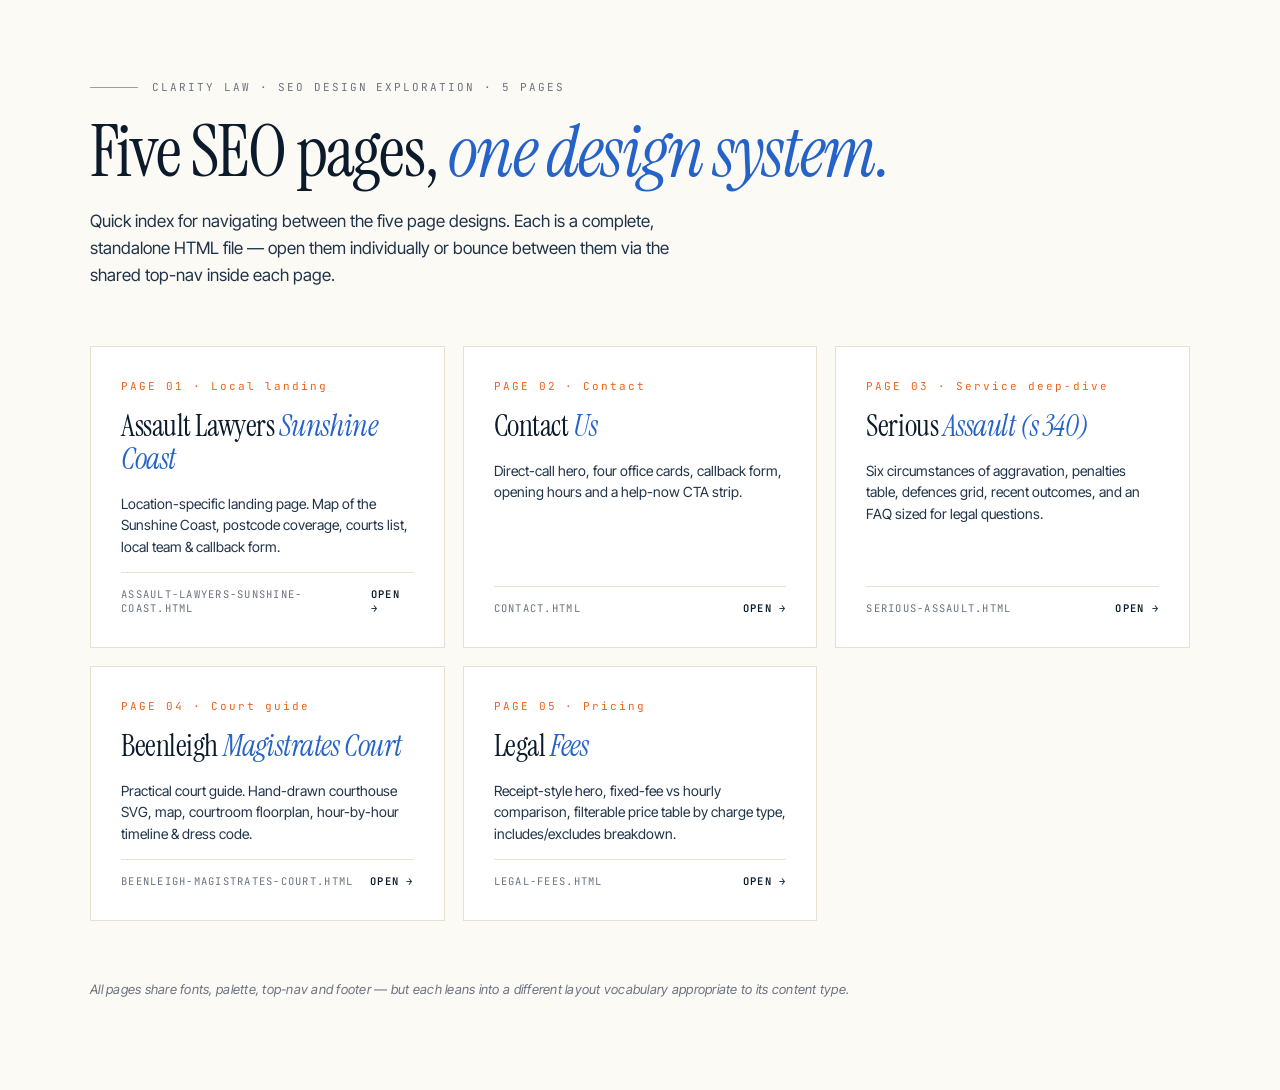
<file: index.html>
<!doctype html>
<html lang="en">
<head>
<meta charset="utf-8" />
<meta name="viewport" content="width=device-width,initial-scale=1" />
<title>Clarity Law — Page Index</title>
<template id="__bundler_thumbnail" data-bg-color="#FCFAF5">
  <svg viewBox="0 0 1200 800" xmlns="http://www.w3.org/2000/svg">
    <rect width="1200" height="800" fill="#FCFAF5"/>
    <text x="600" y="380" text-anchor="middle" font-family="Instrument Serif, serif" font-size="180" fill="#0B1B2B" font-style="italic">Clarity</text>
    <text x="600" y="540" text-anchor="middle" font-family="Instrument Serif, serif" font-size="180" fill="#2563C9" font-style="italic">Law</text>
    <rect x="540" y="600" width="120" height="6" fill="#E8641E"/>
  </svg>
</template>
<link rel="preconnect" href="https://fonts.googleapis.com">
<link rel="preconnect" href="https://fonts.gstatic.com" crossorigin>
<link href="https://fonts.googleapis.com/css2?family=Instrument+Serif:ital@0;1&family=Inter+Tight:wght@400;500;600;700&family=JetBrains+Mono:wght@400;500&display=swap" rel="stylesheet">
<style>
  :root{--ink:#0B1B2B;--paper:#FCFAF5;--paper-2:#F4EFE4;--rule:#E7E0D0;--blue:#2563C9;--blue-ink:#132B5E;--orange:#E8641E;--muted:#6B7280}
  *{box-sizing:border-box}
  body{margin:0;background:var(--paper);color:var(--ink);font-family:'Inter Tight',system-ui,sans-serif;-webkit-font-smoothing:antialiased;padding:80px 40px}
  .wrap{max-width:1100px;margin:0 auto}
  .eyebrow{font-family:'JetBrains Mono',monospace;font-size:11px;letter-spacing:0.18em;text-transform:uppercase;color:var(--muted);display:flex;align-items:center;gap:14px;margin-bottom:22px}
  .eyebrow .line{width:48px;height:1px;background:var(--ink);opacity:.4}
  h1{font-family:'Instrument Serif',serif;font-weight:400;font-size:72px;line-height:1;letter-spacing:-0.025em;margin:0 0 20px}
  h1 em{color:var(--blue);font-style:italic}
  .lede{font-size:17px;line-height:1.6;color:#1F3348;max-width:620px;margin:0 0 56px}
  .grid{display:grid;grid-template-columns:repeat(auto-fill,minmax(320px,1fr));gap:18px}
  .card{background:#fff;border:1px solid var(--rule);padding:32px 30px;display:flex;flex-direction:column;gap:14px;color:inherit;text-decoration:none;transition:transform .2s,border-color .2s,box-shadow .2s;position:relative;overflow:hidden}
  .card::before{content:"";position:absolute;left:0;top:0;bottom:0;width:3px;background:var(--orange);transform:scaleY(0);transform-origin:bottom;transition:transform .25s}
  .card:hover{transform:translateY(-4px);border-color:var(--blue);box-shadow:0 24px 48px -24px rgba(11,27,43,.18)}
  .card:hover::before{transform:scaleY(1);transform-origin:top}
  .num{font-family:'JetBrains Mono',monospace;font-size:11px;letter-spacing:0.18em;color:var(--orange)}
  .ttl{font-family:'Instrument Serif',serif;font-weight:400;font-size:30px;line-height:1.1;letter-spacing:-0.015em;margin:2px 0 4px}
  .ttl em{color:var(--blue);font-style:italic}
  .desc{font-size:14px;color:#1F3348;line-height:1.55;margin:0}
  .meta{margin-top:auto;padding-top:14px;border-top:1px solid var(--rule);display:flex;justify-content:space-between;font-family:'JetBrains Mono',monospace;font-size:10.5px;letter-spacing:0.12em;text-transform:uppercase;color:var(--muted)}
  .meta .open{color:var(--ink);font-weight:600}
  .foot{margin-top:60px;font-size:13px;color:var(--muted);font-style:italic;letter-spacing:0.02em}
</style>
</head>
<body>
  <div class="wrap">
    <div class="eyebrow"><span class="line"></span>Clarity Law · SEO design exploration · 5 pages</div>
    <h1>Five SEO pages, <em>one design system.</em></h1>
    <p class="lede">Quick index for navigating between the five page designs. Each is a complete, standalone HTML file — open them individually or bounce between them via the shared top-nav inside each page.</p>

    <div class="grid">
      <a class="card" href="assault-lawyers-sunshine-coast.html">
        <span class="num">PAGE 01 · Local landing</span>
        <h2 class="ttl">Assault Lawyers <em>Sunshine Coast</em></h2>
        <p class="desc">Location-specific landing page. Map of the Sunshine Coast, postcode coverage, courts list, local team & callback form.</p>
        <div class="meta"><span>assault-lawyers-sunshine-coast.html</span><span class="open">Open →</span></div>
      </a>

      <a class="card" href="contact.html">
        <span class="num">PAGE 02 · Contact</span>
        <h2 class="ttl">Contact <em>Us</em></h2>
        <p class="desc">Direct-call hero, four office cards, callback form, opening hours and a help-now CTA strip.</p>
        <div class="meta"><span>contact.html</span><span class="open">Open →</span></div>
      </a>

      <a class="card" href="serious-assault.html">
        <span class="num">PAGE 03 · Service deep-dive</span>
        <h2 class="ttl">Serious <em>Assault (s 340)</em></h2>
        <p class="desc">Six circumstances of aggravation, penalties table, defences grid, recent outcomes, and an FAQ sized for legal questions.</p>
        <div class="meta"><span>serious-assault.html</span><span class="open">Open →</span></div>
      </a>

      <a class="card" href="beenleigh-magistrates-court.html">
        <span class="num">PAGE 04 · Court guide</span>
        <h2 class="ttl">Beenleigh <em>Magistrates Court</em></h2>
        <p class="desc">Practical court guide. Hand-drawn courthouse SVG, map, courtroom floorplan, hour-by-hour timeline & dress code.</p>
        <div class="meta"><span>beenleigh-magistrates-court.html</span><span class="open">Open →</span></div>
      </a>

      <a class="card" href="legal-fees.html">
        <span class="num">PAGE 05 · Pricing</span>
        <h2 class="ttl">Legal <em>Fees</em></h2>
        <p class="desc">Receipt-style hero, fixed-fee vs hourly comparison, filterable price table by charge type, includes/excludes breakdown.</p>
        <div class="meta"><span>legal-fees.html</span><span class="open">Open →</span></div>
      </a>
    </div>

    <p class="foot">All pages share fonts, palette, top-nav and footer — but each leans into a different layout vocabulary appropriate to its content type.</p>
  </div>
</body>
</html>
</file>
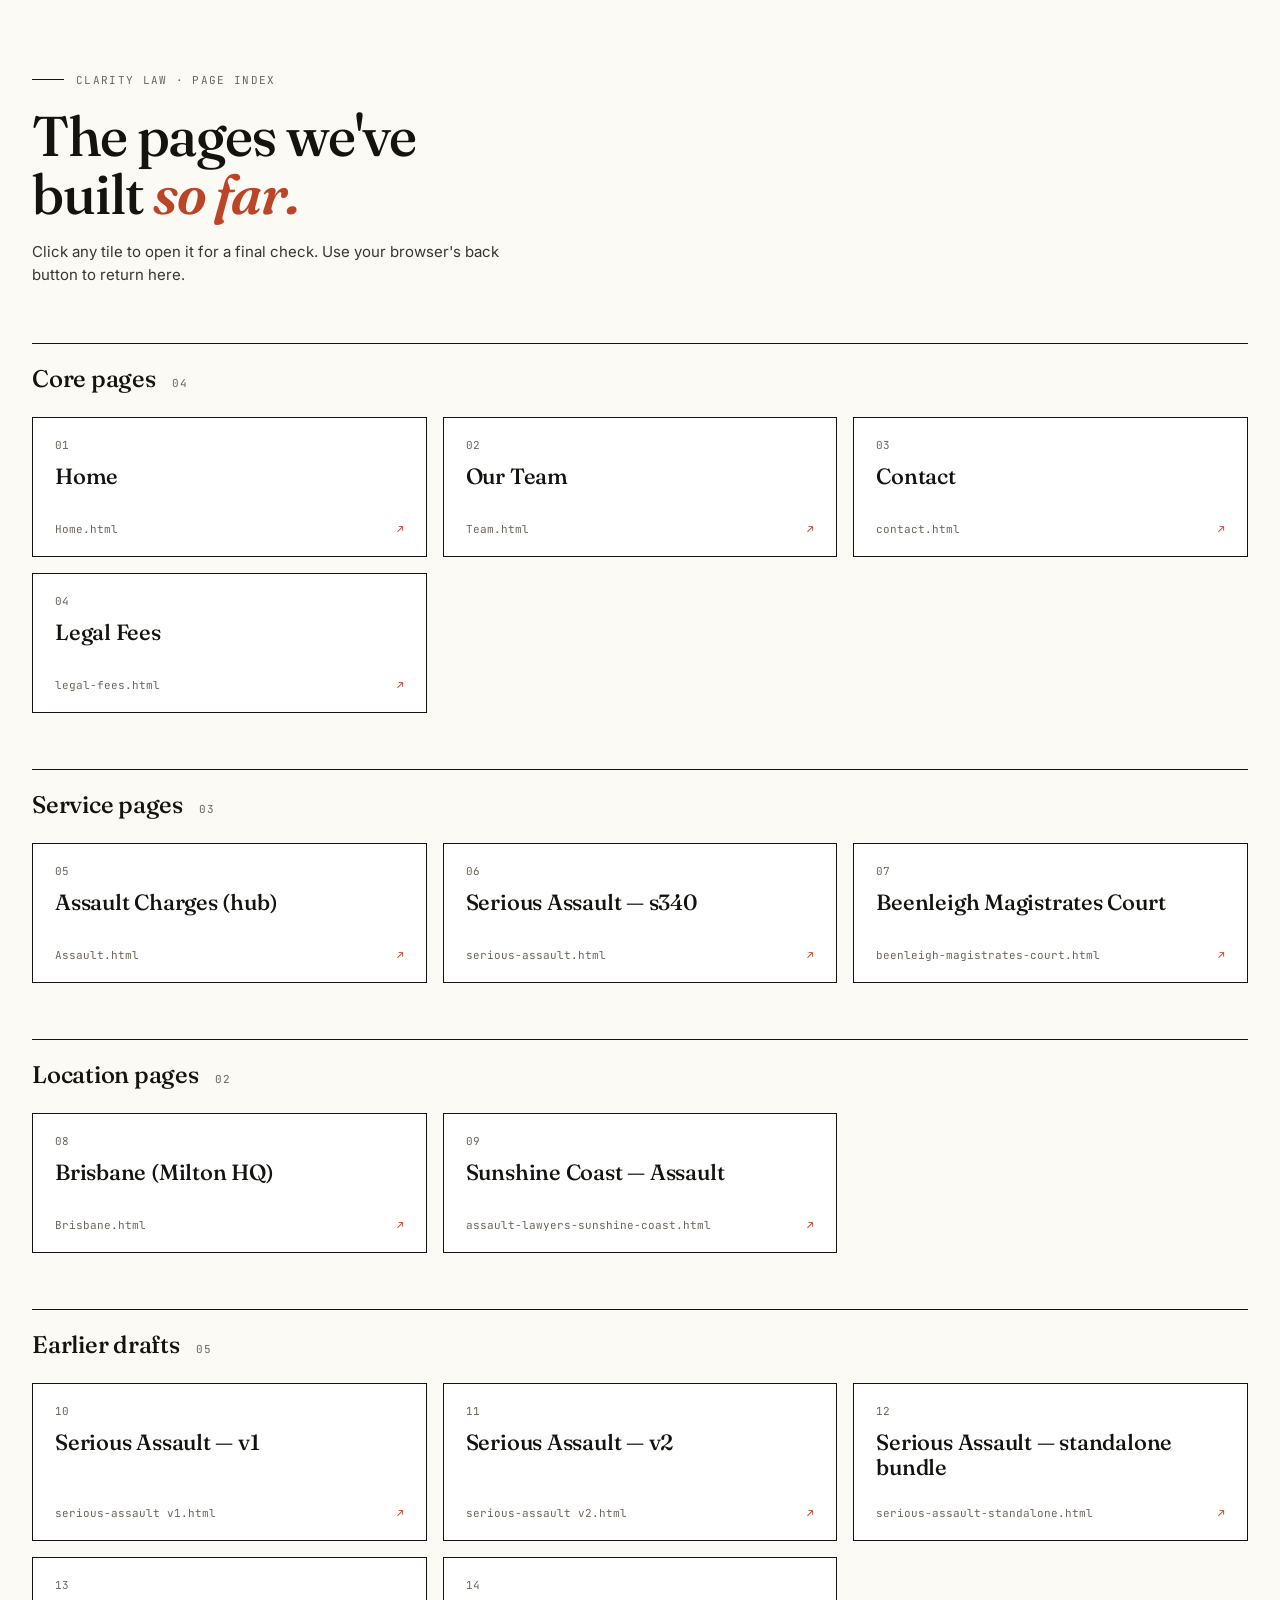
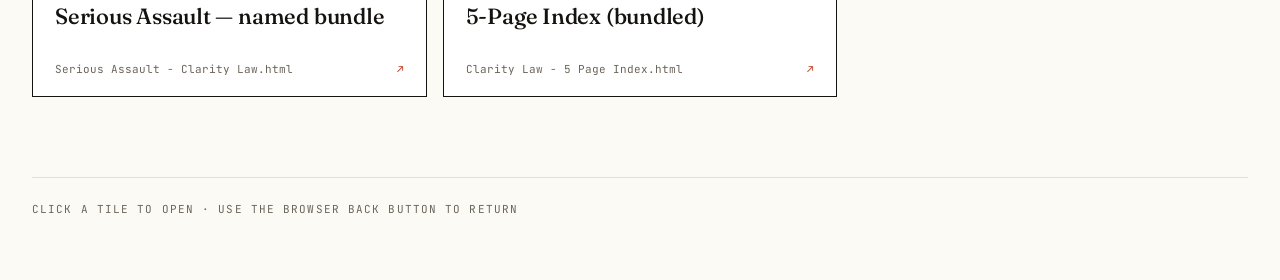
<file: dashboard.html>
<!DOCTYPE html>
<html lang="en">
<head>
<meta charset="utf-8" />
<meta name="viewport" content="width=device-width,initial-scale=1" />
<title>Clarity Law — Pages</title>
<link rel="preconnect" href="https://fonts.googleapis.com">
<link rel="preconnect" href="https://fonts.gstatic.com" crossorigin>
<link href="https://fonts.googleapis.com/css2?family=Fraunces:opsz,wght@9..144,400;9..144,500;9..144,600&family=JetBrains+Mono:wght@400;500&family=Inter:wght@400;500;600&display=swap" rel="stylesheet">
<style>
  * { margin: 0; padding: 0; box-sizing: border-box; }
  :root {
    --bg: #FCFAF5;
    --ink: #15130F;
    --ink-2: #3A362E;
    --muted: #6B655A;
    --paper: #FFFFFF;
    --rule: #E5DFD2;
    --accent: oklch(0.55 0.16 35);
    --serif: "Fraunces", Georgia, serif;
    --sans: "Inter", -apple-system, BlinkMacSystemFont, sans-serif;
    --mono: "JetBrains Mono", ui-monospace, monospace;
  }
  html, body { background: var(--bg); color: var(--ink); font-family: var(--sans); -webkit-font-smoothing: antialiased; }

  .wrap { max-width: 1280px; margin: 0 auto; padding: 64px 32px; }

  header { margin-bottom: 48px; }
  .kicker {
    display: inline-flex; align-items: center; gap: 12px;
    font-family: var(--mono); font-size: 11px; text-transform: uppercase;
    letter-spacing: 0.12em; color: var(--muted);
    margin-bottom: 20px;
  }
  .kicker .line { display: inline-block; width: 32px; height: 1px; background: var(--ink); }
  h1 {
    font-family: var(--serif); font-weight: 500;
    font-size: clamp(36px, 5vw, 56px);
    line-height: 1.05; letter-spacing: -0.02em;
    max-width: 18ch; text-wrap: balance;
  }
  h1 em { font-style: italic; color: var(--accent); font-weight: 600; }
  .lede {
    font-size: 15px; line-height: 1.55; color: var(--ink-2);
    max-width: 56ch; margin-top: 16px;
  }

  .group {
    margin-top: 56px;
    border-top: 1px solid var(--ink);
    padding-top: 20px;
  }
  .group-head {
    display: flex; align-items: baseline; gap: 16px;
    margin-bottom: 24px;
  }
  .group-title {
    font-family: var(--serif); font-weight: 500;
    font-size: 24px; letter-spacing: -0.01em;
  }
  .group-count {
    font-family: var(--mono); font-size: 11px; text-transform: uppercase;
    letter-spacing: 0.12em; color: var(--muted);
  }

  .grid {
    display: grid;
    grid-template-columns: repeat(auto-fill, minmax(320px, 1fr));
    gap: 16px;
  }
  .card {
    display: flex; flex-direction: column;
    background: var(--paper);
    border: 1px solid var(--ink);
    text-decoration: none; color: inherit;
    padding: 20px 22px;
    transition: transform 0.15s ease, box-shadow 0.15s ease;
    min-height: 140px;
  }
  .card:hover {
    transform: translate(-2px, -2px);
    box-shadow: 4px 4px 0 var(--ink);
  }
  .card-num {
    font-family: var(--mono); font-size: 11px;
    color: var(--muted); margin-bottom: 12px;
  }
  .card-title {
    font-family: var(--serif); font-weight: 500;
    font-size: 22px; line-height: 1.15; letter-spacing: -0.01em;
    margin-bottom: 10px;
  }
  .card-file {
    font-family: var(--mono); font-size: 11px;
    color: var(--muted);
    word-break: break-all;
    margin-top: auto;
    padding-top: 16px;
    display: flex; justify-content: space-between; align-items: center;
    gap: 8px;
  }
  .card-file .arrow { color: var(--accent); flex-shrink: 0; }
  .card:hover .arrow { transform: translate(2px, -2px); }
  .arrow { display: inline-block; transition: transform 0.15s; }

  footer {
    margin-top: 80px; padding-top: 24px;
    border-top: 1px solid var(--rule);
    font-family: var(--mono); font-size: 11px;
    text-transform: uppercase; letter-spacing: 0.1em;
    color: var(--muted);
  }

  @media (max-width: 720px) {
    .wrap { padding: 40px 20px; }
    .grid { grid-template-columns: 1fr; }
  }
</style>
</head>
<body>

<div class="wrap">
  <header>
    <div class="kicker"><span class="line"></span>Clarity Law · Page index</div>
    <h1>The pages we've built <em>so far.</em></h1>
    <p class="lede">Click any tile to open it for a final check. Use your browser's back button to return here.</p>
  </header>

  <section class="group">
    <div class="group-head">
      <h2 class="group-title">Core pages</h2>
      <span class="group-count" id="c-core">0</span>
    </div>
    <div class="grid" data-group="core"></div>
  </section>

  <section class="group">
    <div class="group-head">
      <h2 class="group-title">Service pages</h2>
      <span class="group-count" id="c-service">0</span>
    </div>
    <div class="grid" data-group="service"></div>
  </section>

  <section class="group">
    <div class="group-head">
      <h2 class="group-title">Location pages</h2>
      <span class="group-count" id="c-location">0</span>
    </div>
    <div class="grid" data-group="location"></div>
  </section>

  <section class="group">
    <div class="group-head">
      <h2 class="group-title">Earlier drafts</h2>
      <span class="group-count" id="c-archive">0</span>
    </div>
    <div class="grid" data-group="archive"></div>
  </section>

  <footer>Click a tile to open · Use the browser back button to return</footer>
</div>

<script>
const PAGES = [
  { group: "core",     title: "Home",                          file: "Home.html" },
  { group: "core",     title: "Our Team",                      file: "Team.html" },
  { group: "core",     title: "Contact",                       file: "contact.html" },
  { group: "core",     title: "Legal Fees",                    file: "legal-fees.html" },

  { group: "service",  title: "Assault Charges (hub)",         file: "Assault.html" },
  { group: "service",  title: "Serious Assault — s340",        file: "serious-assault.html" },
  { group: "service",  title: "Beenleigh Magistrates Court",   file: "beenleigh-magistrates-court.html" },

  { group: "location", title: "Brisbane (Milton HQ)",          file: "Brisbane.html" },
  { group: "location", title: "Sunshine Coast — Assault",      file: "assault-lawyers-sunshine-coast.html" },

  { group: "archive",  title: "Serious Assault — v1",                  file: "serious-assault v1.html" },
  { group: "archive",  title: "Serious Assault — v2",                  file: "serious-assault v2.html" },
  { group: "archive",  title: "Serious Assault — standalone bundle",   file: "serious-assault-standalone.html" },
  { group: "archive",  title: "Serious Assault — named bundle",        file: "Serious Assault - Clarity Law.html" },
  { group: "archive",  title: "5-Page Index (bundled)",                file: "Clarity Law - 5 Page Index.html" },
];

const counts = { core: 0, service: 0, location: 0, archive: 0 };
PAGES.forEach((p, i) => {
  const grid = document.querySelector(`.grid[data-group="${p.group}"]`);
  if (!grid) return;
  counts[p.group]++;
  const a = document.createElement("a");
  a.className = "card";
  a.href = encodeURI(p.file);
  a.innerHTML = `
    <div class="card-num">${String(i + 1).padStart(2, "0")}</div>
    <div class="card-title">${p.title}</div>
    <div class="card-file"><span>${p.file}</span><span class="arrow">↗</span></div>
  `;
  grid.appendChild(a);
});
Object.entries(counts).forEach(([k, v]) => {
  const el = document.getElementById("c-" + k);
  if (el) el.textContent = String(v).padStart(2, "0");
});
</script>

</body>
</html>
</file>
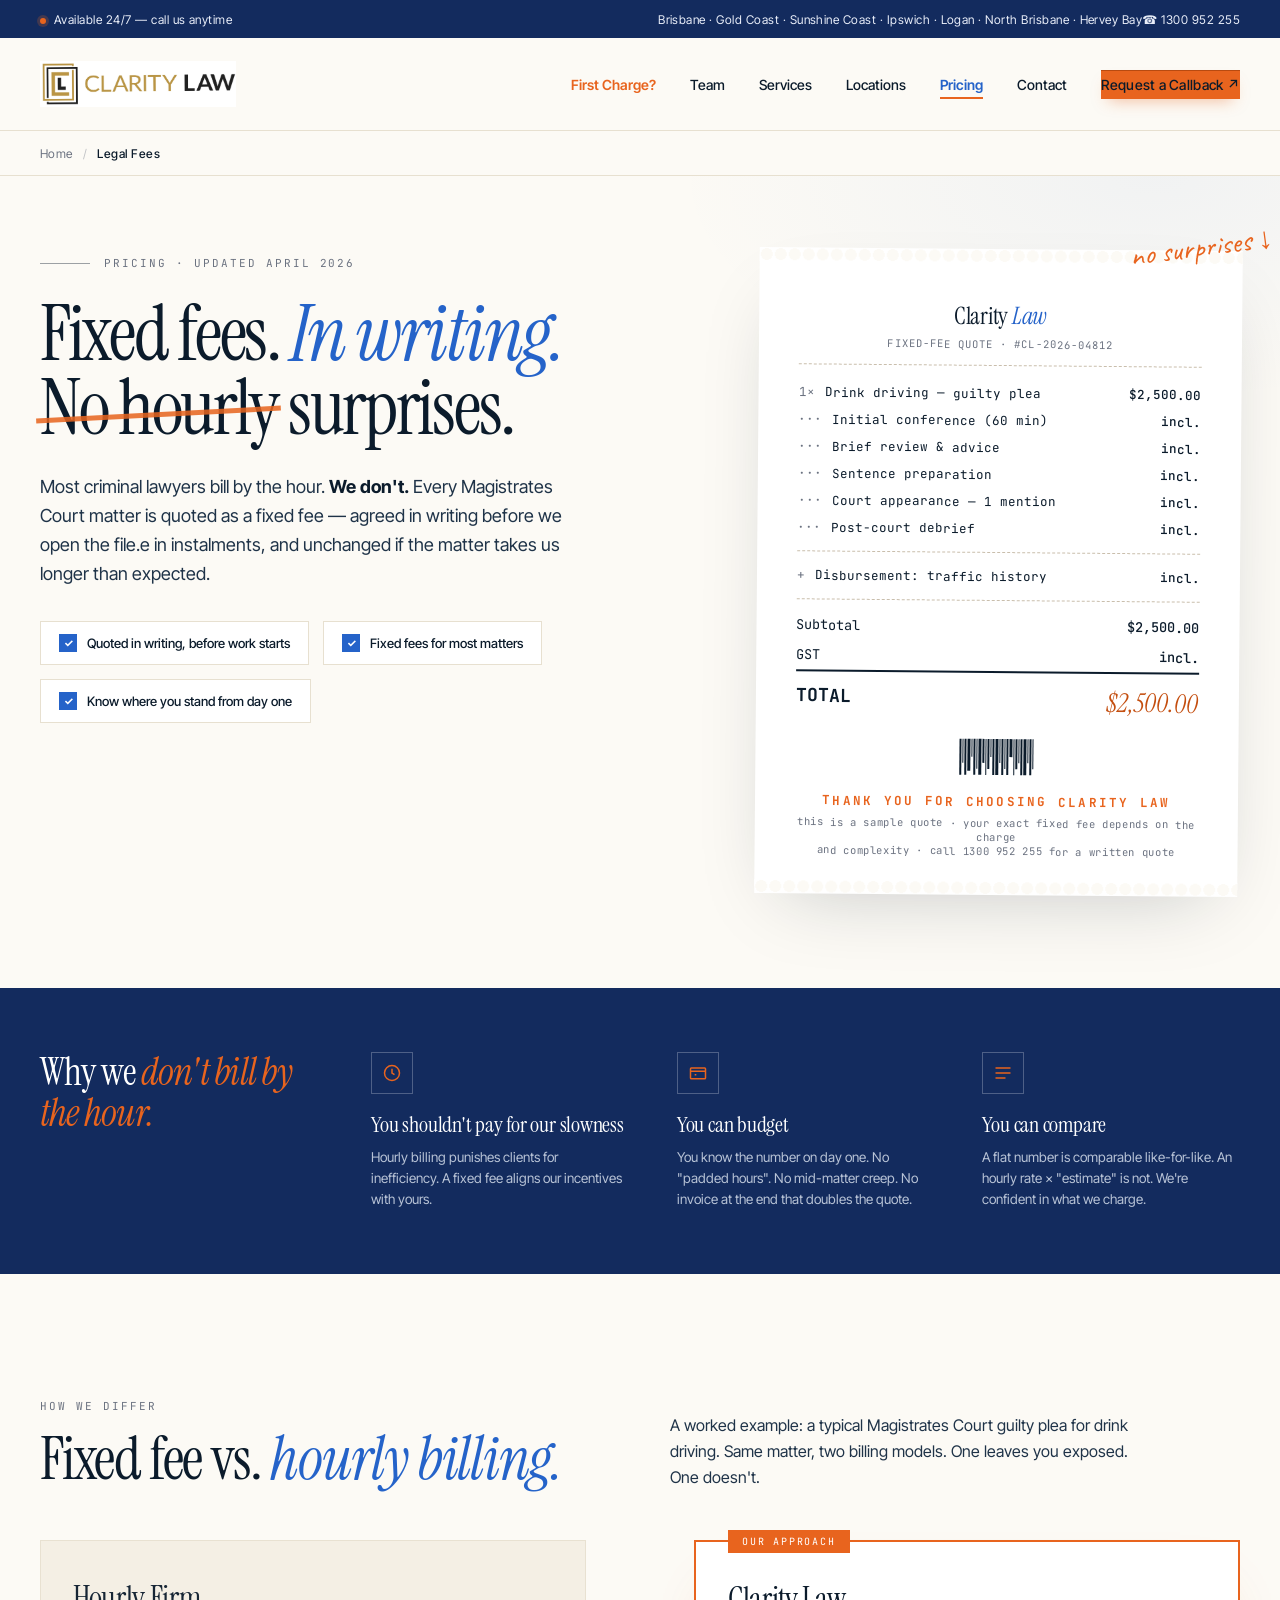
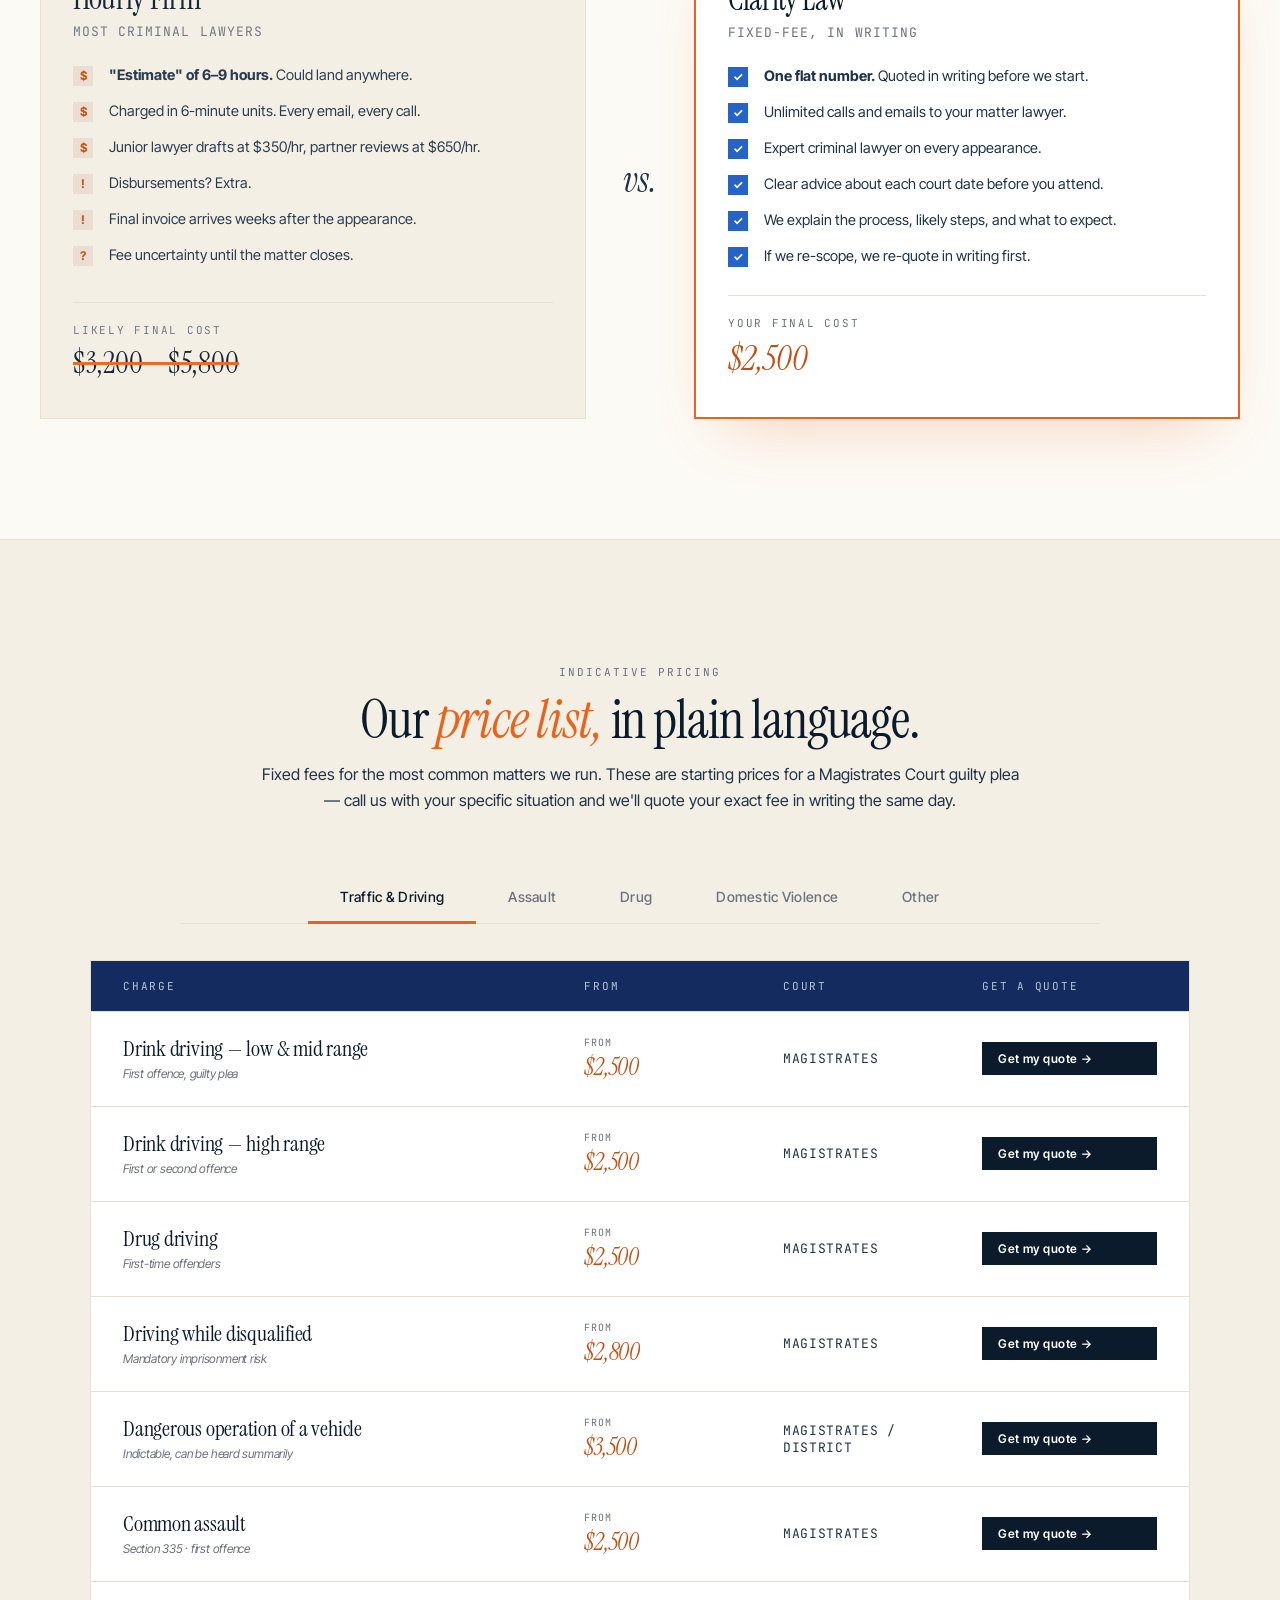
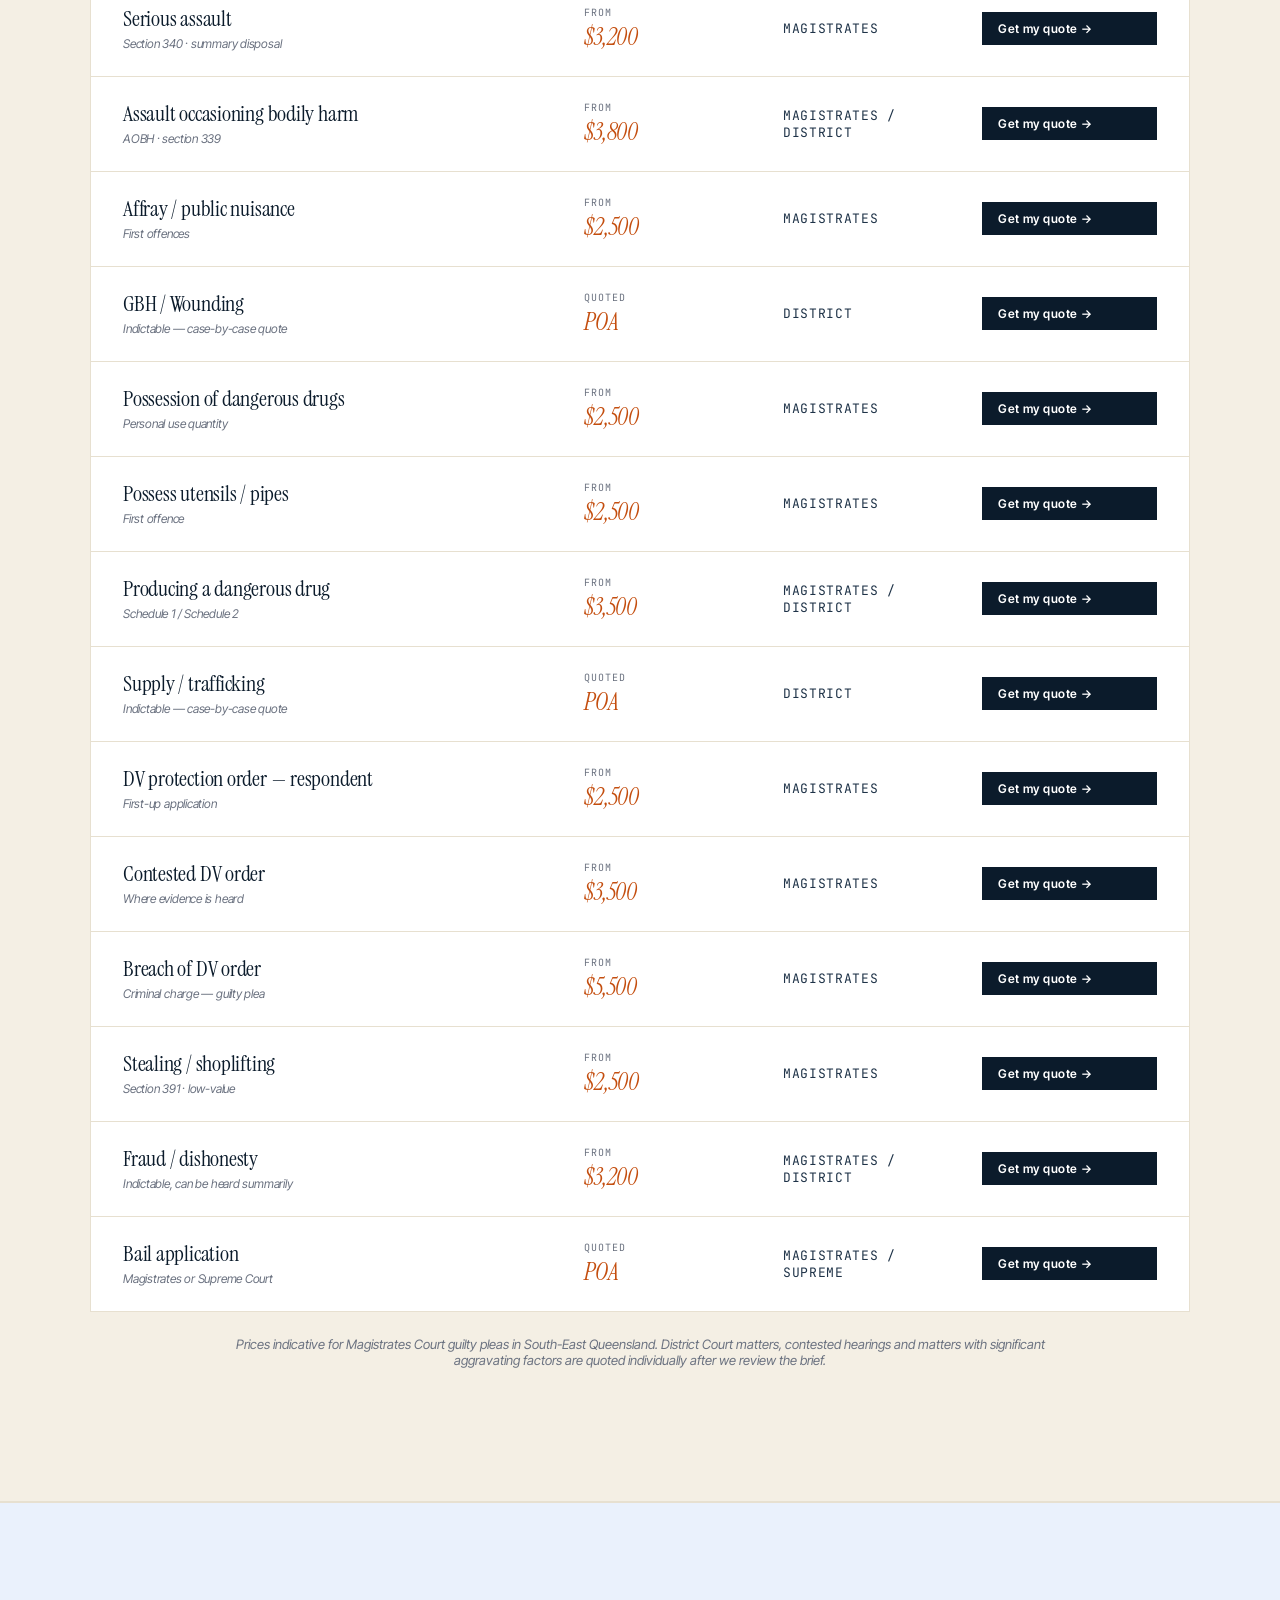
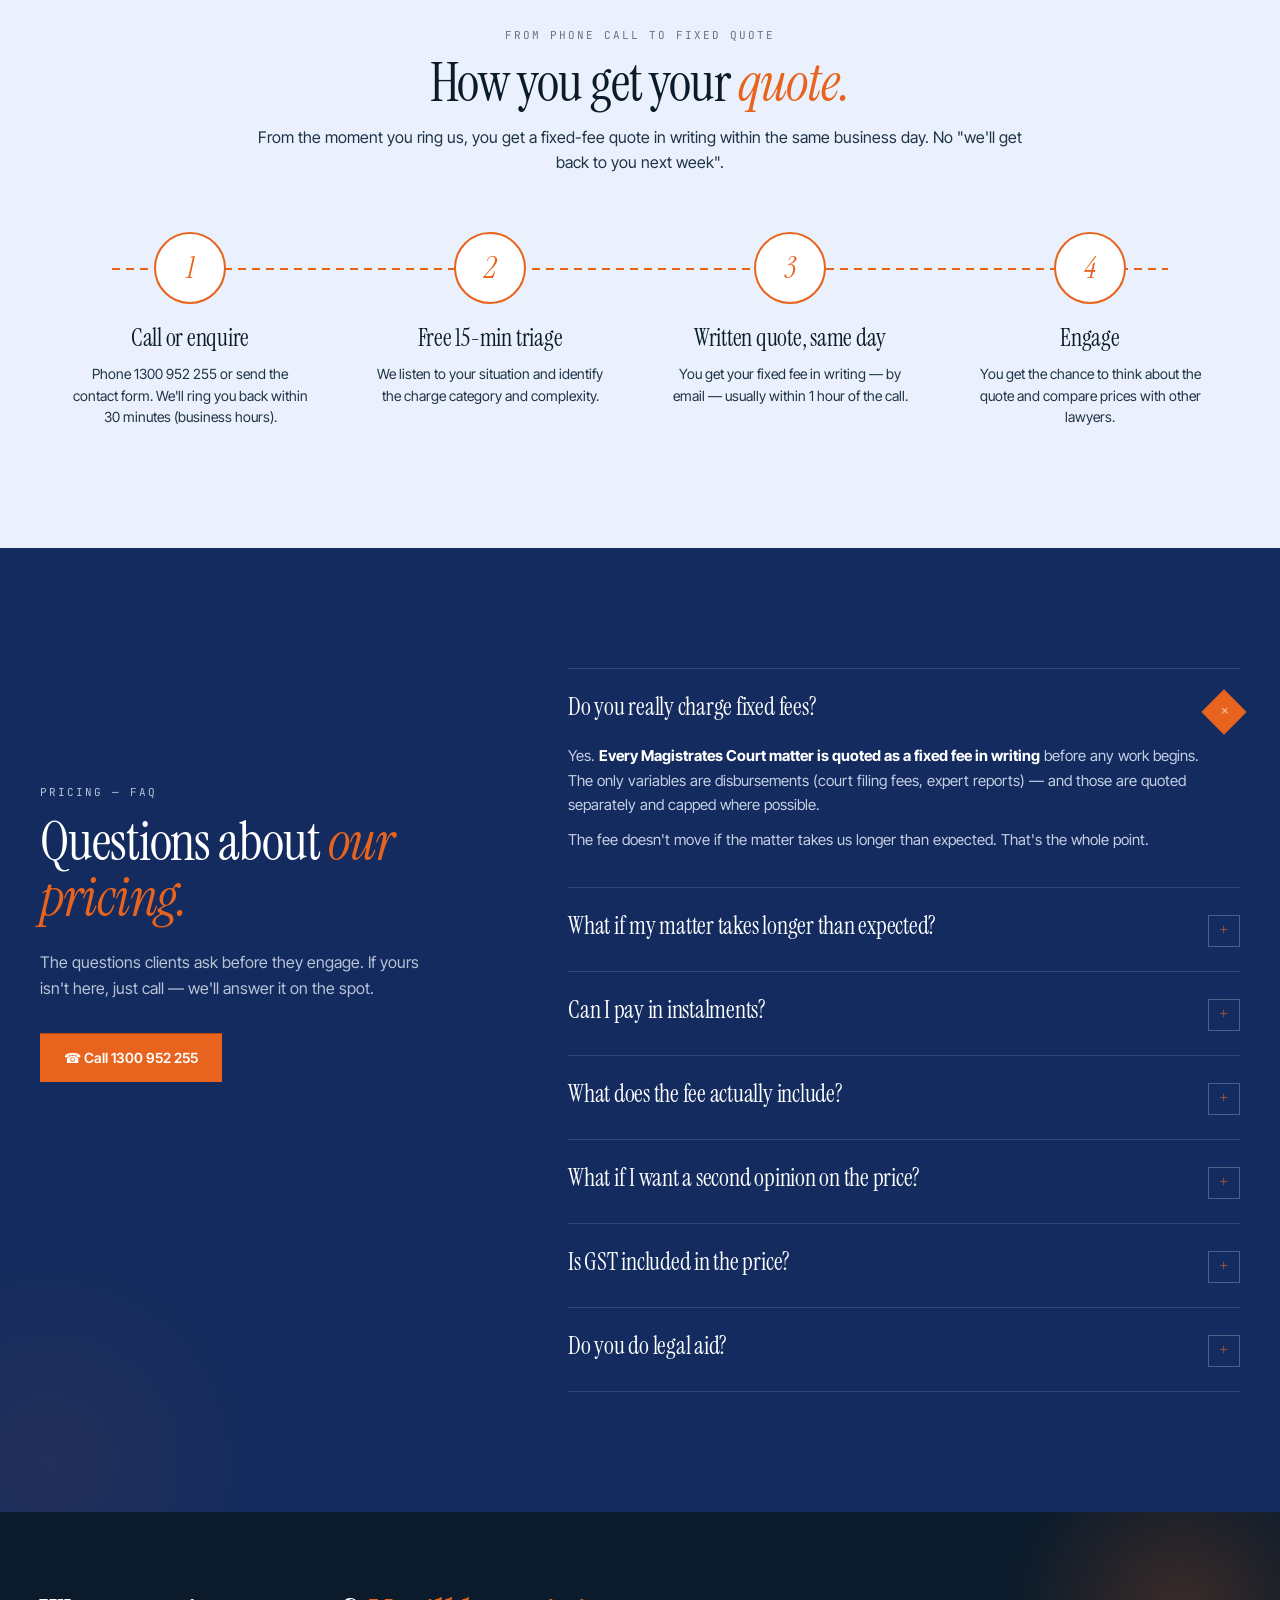
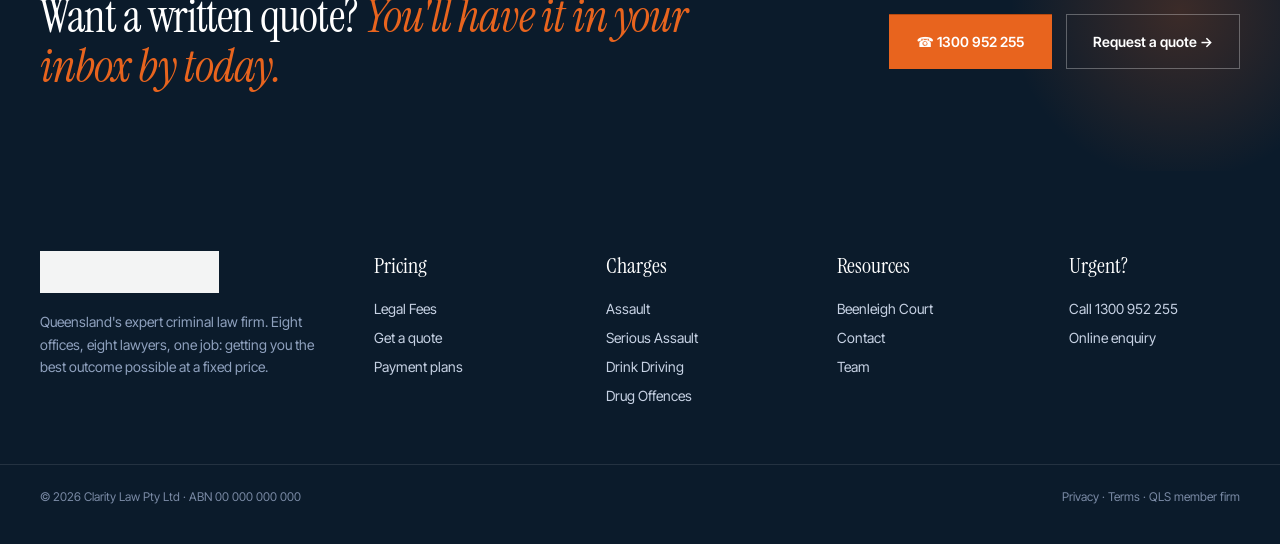
<file: legal-fees.html>
<!doctype html>
<html lang="en">
<head>
<meta charset="utf-8" />
<meta name="viewport" content="width=1440" />
<title>Legal Fees — Fixed-Fee Criminal Defence | Clarity Law</title>
<meta name="description" content="Fixed-fee criminal law pricing across Queensland. No hourly billing surprises. Call 1300 952 255 for a written quote.">
<link rel="canonical" href="https://claritylaw.com.au/legal-fees/">
<link rel="preconnect" href="https://fonts.googleapis.com">
<link rel="preconnect" href="https://fonts.gstatic.com" crossorigin>
<link href="https://fonts.googleapis.com/css2?family=Instrument+Serif:ital@0;1&family=Inter+Tight:wght@400;500;600;700&family=JetBrains+Mono:wght@400;500&family=Caveat:wght@500;600;700&display=swap" rel="stylesheet">

<script type="application/ld+json">
{"@context":"https://schema.org","@type":"LegalService","name":"Clarity Law — Fixed-Fee Criminal Defence","priceRange":"From $1,500 — fixed fees quoted in writing before work begins","url":"https://claritylaw.com.au/legal-fees/","telephone":"+61-1300-952-255"}
</script>
<script type="application/ld+json">
{"@context":"https://schema.org","@type":"FAQPage","mainEntity":[
 {"@type":"Question","name":"Do you really charge fixed fees?","acceptedAnswer":{"@type":"Answer","text":"Yes. Every Magistrates Court matter is quoted as a fixed fee in writing before work begins. The only variables are disbursements (court filing fees, expert reports) which are quoted separately and capped where possible."}},
 {"@type":"Question","name":"What if my matter takes longer than expected?","acceptedAnswer":{"@type":"Answer","text":"That's our problem, not yours. The fixed fee covers the matter to the agreed scope — multiple mentions, sentence preparation, the appearance itself. If the matter goes off-script (e.g. a contested hearing emerges), we re-quote in writing before any further work."}},
 {"@type":"Question","name":"Can I pay in instalments?","acceptedAnswer":{"@type":"Answer","text":"Yes. We offer payment plans for matters where the work spans multiple months — typically a deposit on engagement and the balance before the appearance. Speak to us about what works for your circumstances."}},
 {"@type":"Question","name":"What does the fee include?","acceptedAnswer":{"@type":"Answer","text":"The fixed fee covers all conferences, correspondence, brief review, drafting, court appearance, and post-court debrief. Disbursements (filing fees, transcripts, expert reports) are extra and quoted separately."}},
 {"@type":"Question","name":"What if I want a second opinion?","acceptedAnswer":{"@type":"Answer","text":"Get one. Compare quotes on a like-for-like basis: scope, who appears, what disbursements are covered, what happens if the matter goes off-scope. We're confident our pricing stacks up."}}]}
</script>

<style>
  :root{--ink:#0B1B2B;--ink-soft:#1F3348;--paper:#FCFAF5;--paper-2:#F4EFE4;--rule:#E7E0D0;--blue:#2563C9;--blue-deep:#1748A0;--blue-ink:#132B5E;--blue-soft:#EAF1FC;--orange:#E8641E;--orange-deep:#C44E0F;--muted:#6B7280}
  *{box-sizing:border-box}
  html,body{margin:0;padding:0;background:var(--paper);color:var(--ink);font-family:'Inter Tight',system-ui,sans-serif;-webkit-font-smoothing:antialiased}
  img{display:block;max-width:100%}
  a{color:inherit;text-decoration:none}
  .wrap{max-width:1360px;margin:0 auto;padding:0 40px}
  .eyebrow{font-family:'JetBrains Mono',monospace;font-size:11px;letter-spacing:0.18em;text-transform:uppercase;color:var(--muted)}
  .topbar{background:var(--blue-ink);color:#E9EEF9;font-size:12px;letter-spacing:0.04em}
  .topbar .wrap{display:flex;justify-content:space-between;align-items:center;height:38px}
  .topbar .left .dot{width:6px;height:6px;border-radius:50%;background:var(--orange);display:inline-block;margin-right:8px;box-shadow:0 0 0 3px rgba(232,100,30,.22)}
  nav.primary{border-bottom:1px solid var(--rule);background:var(--paper);position:sticky;top:0;z-index:40}
  nav.primary .wrap{display:flex;align-items:center;justify-content:space-between;height:92px}
  .logo img{height:46px;width:auto;display:block}
  .navlinks{display:flex;gap:34px;align-items:center}
  .navlinks a{font-size:14px;font-weight:500;color:var(--ink);padding:6px 0}
  .navlinks a.first{color:var(--orange);font-weight:600}
  .navlinks a.active{color:var(--blue);font-weight:600;border-bottom:2px solid var(--orange);padding-bottom:4px}
  .navlinks a:hover{color:var(--blue)}
  .nav-cta{background:var(--orange);color:#fff;padding:12px 20px;font-weight:600;font-size:13px;letter-spacing:0.02em;box-shadow:0 1px 0 #B84A10 inset, 0 8px 16px -8px rgba(232,100,30,.5)}
  .crumbs{background:var(--paper);border-bottom:1px solid var(--rule);font-size:12px;color:var(--muted);letter-spacing:0.04em}
  .crumbs .wrap{height:44px;display:flex;align-items:center;gap:10px}
  .crumbs .here{color:var(--ink);font-weight:500}
  .crumbs .sep{opacity:.4}

  /* HERO — receipt aesthetic */
  .hero{padding:80px 0 100px;background:radial-gradient(800px 380px at 90% 0%, rgba(37,99,201,.05), transparent 60%),var(--paper);position:relative;overflow:hidden}
  .hero .wrap{display:grid;grid-template-columns:1.3fr 1fr;gap:90px;align-items:flex-start}
  .hero .kicker{display:flex;align-items:center;gap:14px;margin-bottom:28px}
  .hero .kicker .line{width:50px;height:1px;background:var(--ink);opacity:.4}
  .hero h1{font-family:'Instrument Serif',serif;font-weight:400;font-size:clamp(54px,6vw,100px);line-height:0.96;letter-spacing:-0.03em;margin:0 0 28px}
  .hero h1 em{font-style:italic;color:var(--blue)}
  .hero h1 .strike{position:relative;display:inline-block}
  .hero h1 .strike::after{content:"";position:absolute;left:-4px;right:-4px;top:55%;height:5px;background:var(--orange);transform:rotate(-3deg);opacity:.85}
  .hero .lede{font-size:18px;line-height:1.6;color:var(--ink-soft);max-width:540px;margin:0 0 32px}
  .hero .lede strong{color:var(--ink)}
  .hero-stamps{display:flex;gap:14px;flex-wrap:wrap}
  .stamp{display:inline-flex;align-items:center;gap:10px;padding:12px 18px;background:#fff;border:1px solid var(--rule);font-size:13px;font-weight:500}
  .stamp .check{width:18px;height:18px;background:var(--blue);color:#fff;display:grid;place-items:center;font-size:11px;font-weight:700}

  /* Receipt — visual hero */
  .receipt{background:#fff;padding:44px 40px 30px;position:relative;font-family:'JetBrains Mono',monospace;color:var(--ink);box-shadow:0 30px 80px -30px rgba(11,27,43,.25);transform:rotate(0.5deg)}
  .receipt::before,.receipt::after{content:"";position:absolute;left:0;right:0;height:14px;background-image:radial-gradient(circle at 7px 7px, transparent 6px, #fff 6px);background-size:14px 14px;background-repeat:repeat-x}
  .receipt::before{top:-7px;background-image:radial-gradient(circle at 7px 7px, var(--paper) 6px, #fff 6px)}
  .receipt::after{bottom:-7px;background-image:radial-gradient(circle at 7px 7px, var(--paper) 6px, #fff 6px)}
  .receipt .r-head{text-align:center;border-bottom:1px dashed #c9beac;padding-bottom:14px;margin-bottom:14px}
  .receipt .r-head .biz{font-family:'Instrument Serif',serif;font-size:24px;letter-spacing:-0.01em}
  .receipt .r-head .biz em{color:var(--blue);font-style:italic}
  .receipt .r-head .meta{font-size:10.5px;letter-spacing:0.1em;margin-top:6px;color:var(--muted)}
  .receipt .li{display:flex;justify-content:space-between;font-size:12.5px;padding:5px 0}
  .receipt .li .desc{flex:1;padding-right:16px}
  .receipt .li .qty{color:var(--muted);margin-right:10px}
  .receipt .li .price{font-weight:500}
  .receipt .div{border-top:1px dashed #c9beac;margin:10px 0}
  .receipt .totals .li{font-size:13.5px;padding:6px 0}
  .receipt .totals .li.grand{font-size:18px;font-weight:700;padding-top:12px;border-top:2px solid var(--ink)}
  .receipt .totals .grand .price{color:var(--orange-deep);font-family:'Instrument Serif',serif;font-weight:400;font-style:italic;font-size:26px}
  .receipt .footer-r{text-align:center;font-size:10.5px;color:var(--muted);margin-top:18px;letter-spacing:0.06em}
  .receipt .footer-r strong{color:var(--orange);display:block;font-size:12.5px;letter-spacing:0.18em;margin-bottom:6px}
  .receipt .barcode{display:flex;justify-content:center;gap:1px;margin:14px 0 6px;height:36px}
  .receipt .barcode span{width:1.5px;background:var(--ink)}
  .receipt-handwrite{position:absolute;top:-26px;right:-30px;font-family:'Caveat',cursive;font-size:30px;color:var(--orange);transform:rotate(-8deg);line-height:1}

  /* PHILOSOPHY BAR */
  .why{background:var(--blue-ink);color:#E9EEF9;padding:64px 0}
  .why .wrap{display:grid;grid-template-columns:1.1fr 1fr 1fr 1fr;gap:48px;align-items:flex-start}
  .why h2{font-family:'Instrument Serif',serif;font-weight:400;font-size:38px;line-height:1.08;letter-spacing:-0.02em;margin:0;color:#fff}
  .why h2 em{color:var(--orange);font-style:italic}
  .why .item{display:flex;flex-direction:column;gap:8px}
  .why .item .ico{width:42px;height:42px;border:1px solid rgba(255,255,255,.25);display:grid;place-items:center;color:var(--orange);margin-bottom:8px}
  .why .item h3{font-family:'Instrument Serif',serif;font-weight:400;font-size:22px;margin:0;color:#fff;letter-spacing:-0.01em}
  .why .item p{font-size:13.5px;line-height:1.55;color:#B8C3D6;margin:0}

  /* COMPARISON */
  .compare{padding:120px 0;background:var(--paper)}
  .compare .head{display:grid;grid-template-columns:1fr 1fr;gap:60px;align-items:flex-end;margin-bottom:50px}
  .compare h2{font-family:'Instrument Serif',serif;font-weight:400;font-size:60px;line-height:1.04;letter-spacing:-0.02em;margin:14px 0 0}
  .compare h2 em{color:var(--blue);font-style:italic}
  .compare .head p{font-size:16px;color:var(--ink-soft);line-height:1.6;margin:0;max-width:480px}
  .vs-grid{display:grid;grid-template-columns:1fr auto 1fr;gap:24px;align-items:stretch}
  .vs-col{background:#fff;border:1px solid var(--rule);padding:36px 32px;display:flex;flex-direction:column;position:relative}
  .vs-col.them{background:var(--paper-2);opacity:.95}
  .vs-col.us{border:2px solid var(--orange);box-shadow:0 30px 60px -30px rgba(232,100,30,.3)}
  .vs-col.us::before{content:"OUR APPROACH";position:absolute;top:-12px;left:32px;background:var(--orange);color:#fff;padding:5px 14px;font-family:'JetBrains Mono',monospace;font-size:10px;letter-spacing:0.18em}
  .vs-col h3{font-family:'Instrument Serif',serif;font-weight:400;font-size:32px;margin:0 0 4px;letter-spacing:-0.01em}
  .vs-col .sub{font-size:13px;color:var(--muted);margin-bottom:24px;font-family:'JetBrains Mono',monospace;letter-spacing:0.08em;text-transform:uppercase}
  .vs-list{list-style:none;padding:0;margin:0;display:flex;flex-direction:column;gap:14px;flex:1}
  .vs-list li{display:grid;grid-template-columns:24px 1fr;gap:12px;align-items:flex-start;font-size:14.5px;line-height:1.5;color:var(--ink-soft)}
  .vs-list li .m{width:20px;height:20px;display:grid;place-items:center;font-weight:700;font-size:12px;flex:none;margin-top:2px}
  .vs-col.them .vs-list li .m{background:#E8DDD0;color:var(--orange-deep)}
  .vs-col.us .vs-list li .m{background:var(--blue);color:#fff}
  .vs-col .total{margin-top:28px;padding-top:20px;border-top:1px solid var(--rule);font-family:'Instrument Serif',serif}
  .vs-col .total .l{font-size:11px;letter-spacing:0.16em;text-transform:uppercase;color:var(--muted);font-family:'JetBrains Mono',monospace;margin-bottom:6px}
  .vs-col.them .total .v{font-size:30px;color:var(--ink);text-decoration:line-through;text-decoration-color:var(--orange);text-decoration-thickness:3px}
  .vs-col.us .total .v{font-size:34px;color:var(--orange-deep);font-style:italic}
  .vs-mid{display:grid;place-items:center;font-family:'Instrument Serif',serif;font-style:italic;font-size:36px;color:var(--ink-soft);width:60px}

  /* PRICE TABLE — main */
  .pricing{background:var(--paper-2);padding:120px 0;border-top:1px solid var(--rule);border-bottom:1px solid var(--rule)}
  .pricing .head{text-align:center;max-width:760px;margin:0 auto 56px}
  .pricing h2{font-family:'Instrument Serif',serif;font-weight:400;font-size:54px;line-height:1.04;letter-spacing:-0.02em;margin:12px 0 14px}
  .pricing h2 em{color:var(--orange);font-style:italic}
  .pricing .head p{font-size:16px;color:var(--ink-soft);line-height:1.6;margin:0}
  .price-tabs{display:flex;justify-content:center;gap:0;margin-bottom:36px;border-bottom:1px solid var(--rule);max-width:920px;margin-left:auto;margin-right:auto}
  .price-tabs button{background:transparent;border:none;padding:18px 32px;font:inherit;font-size:14px;font-weight:500;cursor:pointer;color:var(--muted);position:relative;letter-spacing:0.02em}
  .price-tabs button.on{color:var(--ink)}
  .price-tabs button.on::after{content:"";position:absolute;left:0;right:0;bottom:-1px;height:3px;background:var(--orange)}
  .price-table{background:#fff;border:1px solid var(--rule);max-width:1100px;margin:0 auto}
  .pt-row{display:grid;grid-template-columns:2.5fr 1fr 1fr 1fr;gap:24px;padding:24px 32px;border-bottom:1px solid var(--rule);align-items:center}
  .pt-row:last-child{border-bottom:none}
  .pt-row.hd{background:var(--blue-ink);color:#fff;padding-top:18px;padding-bottom:18px}
  .pt-row.hd span{font-family:'JetBrains Mono',monospace;font-size:11px;letter-spacing:0.16em;text-transform:uppercase;color:#B8C3D6}
  .pt-row .charge{font-family:'Instrument Serif',serif;font-size:22px;color:var(--ink);letter-spacing:-0.01em;line-height:1.2}
  .pt-row .charge .sub{display:block;font-family:'Inter Tight',sans-serif;font-size:12px;color:var(--muted);margin-top:4px;font-style:italic}
  .pt-row .price{font-family:'Instrument Serif',serif;font-size:24px;color:var(--orange-deep);font-style:italic;letter-spacing:-0.01em}
  .pt-row .price .from{font-family:'JetBrains Mono',monospace;font-size:10px;letter-spacing:0.1em;color:var(--muted);text-transform:uppercase;font-style:normal;display:block;margin-bottom:2px}
  .pt-row .court{font-size:13px;color:var(--ink-soft);font-family:'JetBrains Mono',monospace;letter-spacing:0.05em;text-transform:uppercase}
  .pt-row .quote{display:inline-block;background:var(--ink);color:#fff;padding:9px 16px;font-size:12px;font-weight:600;letter-spacing:0.04em}
  .pt-foot{text-align:center;margin-top:24px;font-size:13px;color:var(--muted);font-style:italic;max-width:840px;margin-left:auto;margin-right:auto}

  /* WHAT'S INCLUDED */
  .includes{padding:120px 0;background:var(--paper)}
  .includes .head{display:grid;grid-template-columns:1fr 1fr;gap:60px;align-items:flex-end;margin-bottom:50px}
  .includes h2{font-family:'Instrument Serif',serif;font-weight:400;font-size:54px;line-height:1.04;letter-spacing:-0.02em;margin:12px 0 0}
  .includes h2 em{color:var(--blue);font-style:italic}
  .includes .head p{font-size:16px;color:var(--ink-soft);line-height:1.6;margin:0;max-width:460px}
  .inc-grid{display:grid;grid-template-columns:1fr 1fr;gap:0}
  .inc-col{padding:36px 40px;border:1px solid var(--rule)}
  .inc-col.in{background:#fff;border-right:0}
  .inc-col.out{background:var(--paper-2)}
  .inc-col h3{font-family:'Instrument Serif',serif;font-weight:400;font-size:30px;margin:0 0 8px;letter-spacing:-0.01em;display:flex;align-items:center;gap:14px}
  .inc-col.in h3{color:var(--blue-ink)}
  .inc-col.out h3{color:var(--orange-deep)}
  .inc-col h3::before{display:inline-block;width:36px;height:36px;text-align:center;line-height:36px;font-size:20px;color:#fff;font-family:'Inter Tight',sans-serif;font-weight:600}
  .inc-col.in h3::before{content:"✓";background:var(--blue)}
  .inc-col.out h3::before{content:"+";background:var(--orange)}
  .inc-col .lead{font-size:14px;color:var(--ink-soft);margin:0 0 20px;line-height:1.55}
  .inc-col ul{list-style:none;padding:0;margin:0}
  .inc-col li{padding:14px 0;border-bottom:1px solid var(--rule);display:grid;grid-template-columns:1fr auto;gap:16px;align-items:flex-start}
  .inc-col li:last-child{border-bottom:none}
  .inc-col li .it{font-size:14.5px;color:var(--ink);font-weight:500;line-height:1.4}
  .inc-col li .it small{display:block;font-weight:400;color:var(--muted);font-size:12.5px;margin-top:3px;font-style:italic}
  .inc-col li .px{font-family:'JetBrains Mono',monospace;font-size:12px;color:var(--muted);letter-spacing:0.04em;flex:none;text-align:right}

  /* PROCESS */
  .process{padding:120px 0;background:var(--blue-soft);border-top:1px solid var(--rule)}
  .process .head{text-align:center;max-width:780px;margin:0 auto 56px}
  .process h2{font-family:'Instrument Serif',serif;font-weight:400;font-size:54px;line-height:1.04;letter-spacing:-0.02em;margin:12px 0 14px}
  .process h2 em{color:var(--orange);font-style:italic}
  .process .head p{font-size:16px;color:var(--ink-soft);line-height:1.6;margin:0}
  .pr-grid{display:grid;grid-template-columns:repeat(4,1fr);gap:0;position:relative}
  .pr-grid::before{content:"";position:absolute;left:6%;right:6%;top:36px;height:2px;background:repeating-linear-gradient(90deg,var(--orange) 0 8px,transparent 8px 14px);z-index:0}
  .pr{background:transparent;padding:0 24px;text-align:center;position:relative;z-index:1}
  .pr .num{width:72px;height:72px;background:#fff;border:2px solid var(--orange);color:var(--orange);font-family:'Instrument Serif',serif;font-size:30px;display:grid;place-items:center;margin:0 auto 18px;border-radius:50%;font-style:italic}
  .pr h3{font-family:'Instrument Serif',serif;font-weight:400;font-size:24px;margin:0 0 10px;letter-spacing:-0.01em}
  .pr p{font-size:14px;color:var(--ink-soft);line-height:1.55;margin:0;max-width:240px;margin:0 auto}

  /* FAQ — like other pages, dark blue */
  .faq{background:var(--blue-ink);color:#E9EEF9;padding:120px 0;position:relative;overflow:hidden}
  .faq::before{content:"";position:absolute;left:-200px;bottom:-200px;width:500px;height:500px;background:radial-gradient(circle,rgba(232,100,30,.08),transparent 60%);pointer-events:none}
  .faq .wrap{display:grid;grid-template-columns:0.8fr 1.2fr;gap:80px;align-items:flex-start;position:relative}
  .faq-left{position:sticky;top:112px}
  .faq-left .eyebrow{color:#B8C3D6}
  .faq h2{font-family:'Instrument Serif',serif;font-weight:400;font-size:54px;line-height:1.04;letter-spacing:-0.02em;margin:14px 0 24px;color:#fff}
  .faq h2 em{color:var(--orange);font-style:italic}
  .faq .sub{font-size:16px;color:#B8C3D6;line-height:1.6;max-width:380px;margin:0 0 32px}
  .faq-cta{background:var(--orange);color:#fff;padding:16px 24px;font-weight:600;font-size:14px;display:inline-flex;align-items:center;gap:10px;box-shadow:0 1px 0 #B84A10 inset}
  .faq-list{display:flex;flex-direction:column;gap:0;border-top:1px solid rgba(255,255,255,.12)}
  details.qa{border-bottom:1px solid rgba(255,255,255,.12);padding:24px 0}
  details.qa summary{cursor:pointer;list-style:none;display:flex;justify-content:space-between;align-items:flex-start;gap:24px;font-family:'Instrument Serif',serif;font-size:24px;line-height:1.2;color:#fff;letter-spacing:-0.01em}
  details.qa summary::-webkit-details-marker{display:none}
  details.qa summary .icon{flex:none;width:32px;height:32px;border:1px solid rgba(255,255,255,.25);display:grid;place-items:center;font-size:18px;color:var(--orange);transition:transform .3s,background .2s;margin-top:3px}
  details.qa[open] summary .icon{background:var(--orange);color:#fff;border-color:var(--orange);transform:rotate(45deg)}
  details.qa .body{font-size:15px;color:#c6d0e4;line-height:1.65;margin-top:16px;max-width:640px}
  details.qa .body p{margin:0 0 10px}
  details.qa .body strong{color:#fff}

  .cta-band{background:var(--ink);color:#fff;padding:80px 0;position:relative;overflow:hidden}
  .cta-band::before{content:"";position:absolute;right:-100px;top:-100px;width:400px;height:400px;background:radial-gradient(circle,rgba(232,100,30,.22),transparent 60%);pointer-events:none}
  .cta-band .wrap{display:grid;grid-template-columns:1.4fr auto;gap:60px;align-items:center;position:relative}
  .cta-band h2{font-family:'Instrument Serif',serif;font-weight:400;font-size:46px;line-height:1.08;letter-spacing:-0.02em;margin:0;max-width:680px}
  .cta-band h2 em{color:var(--orange);font-style:italic}
  .btn-orange{background:var(--orange);color:#fff;padding:18px 28px;font-weight:600;font-size:14px;display:inline-flex;gap:10px;align-items:center;box-shadow:0 1px 0 #B84A10 inset}
  .btn-outline{padding:18px 26px;font-weight:600;font-size:14px;border:1px solid rgba(255,255,255,.3);color:#fff;display:inline-flex;gap:10px;align-items:center}

  footer{background:var(--ink);color:#C7D2E4;padding:80px 0 40px}
  footer .wrap{display:grid;grid-template-columns:1.6fr 1fr 1fr 1fr 1fr;gap:60px}
  footer h4{font-family:'Instrument Serif',serif;font-weight:400;font-size:22px;color:#fff;margin:0 0 20px}
  footer ul{list-style:none;padding:0;margin:0;display:flex;flex-direction:column;gap:12px;font-size:14px}
  footer ul a:hover{color:#fff}
  footer .brand img{height:42px;filter:brightness(0) invert(1) opacity(0.95);margin-bottom:18px}
  footer .brand p{font-size:14px;line-height:1.6;color:#8FA1BE;max-width:320px}
  footer .bottom{border-top:1px solid rgba(255,255,255,.1);margin-top:60px;padding-top:24px;display:flex;justify-content:space-between;font-size:12px;color:#7a8aa5}
</style>
</head>
<body data-screen-label="Legal Fees">

  <div class="topbar"><div class="wrap"><div class="left"><span><span class="dot"></span>Available 24/7 — call us anytime</span></div><div class="right"><a href="#">Brisbane · Gold Coast · Sunshine Coast · Ipswich · Logan · North Brisbane · Hervey Bay</a><a href="tel:1300952255">☎ 1300 952 255</a></div></div></div>

  <nav class="primary"><div class="wrap"><a href="Home.html" class="logo"><img src="assets/logo.jpg" alt="Clarity Law"></a><div class="navlinks"><a href="#" class="first">First Charge?</a><a href="Team.html">Team</a><a href="Assault.html">Services</a><a href="#">Locations</a><a href="legal-fees.html" class="active">Pricing</a><a href="contact.html">Contact</a><a href="contact.html" class="nav-cta">Request a Callback ↗</a></div></div></nav>

  <div class="crumbs"><div class="wrap"><a href="Home.html">Home</a><span class="sep">/</span><span class="here">Legal Fees</span></div></div>

  <section class="hero" data-screen-label="Hero">
    <div class="wrap">
      <div>
        <div class="kicker"><span class="line"></span><span class="eyebrow">Pricing · Updated April 2026</span></div>
        <h1>Fixed fees. <em>In writing.</em><br/><span class="strike">No hourly</span> surprises.</h1>
        <p class="lede">Most criminal lawyers bill by the hour. <strong>We don't.</strong> Every Magistrates Court matter is quoted as a fixed fee — agreed in writing before we open the file.e in instalments, and unchanged if the matter takes us longer than expected.</p>
        <div class="hero-stamps">
          <div class="stamp"><span class="check">✓</span>Quoted in writing, before work starts</div>
          <div class="stamp"><span class="check">✓</span>Fixed fees for most matters</div>
          <div class="stamp"><span class="check">✓</span>Know where you stand from day one</div>
        </div>
      </div>

      <div class="receipt">
        <span class="receipt-handwrite">no surprises ↓</span>
        <div class="r-head">
          <div class="biz">Clarity <em>Law</em></div>
          <div class="meta">FIXED-FEE QUOTE · #CL-2026-04812</div>
        </div>
        <div class="li"><span class="qty">1×</span><span class="desc">Drink driving — guilty plea</span><span class="price">$2,500.00</span></div>
        <div class="li"><span class="qty">···</span><span class="desc">Initial conference (60 min)</span><span class="price">incl.</span></div>
        <div class="li"><span class="qty">···</span><span class="desc">Brief review &amp; advice</span><span class="price">incl.</span></div>
        <div class="li"><span class="qty">···</span><span class="desc">Sentence preparation</span><span class="price">incl.</span></div>
        <div class="li"><span class="qty">···</span><span class="desc">Court appearance — 1 mention</span><span class="price">incl.</span></div>
        <div class="li"><span class="qty">···</span><span class="desc">Post-court debrief</span><span class="price">incl.</span></div>
        <div class="div"></div>
        <div class="li"><span class="qty">+</span><span class="desc">Disbursement: traffic history</span><span class="price">incl.</span></div>
        <div class="div"></div>
        <div class="totals">
          <div class="li"><span class="desc">Subtotal</span><span class="price">$2,500.00</span></div>
          <div class="li"><span class="desc">GST</span><span class="price">incl.</span></div>
          <div class="li grand"><span class="desc">TOTAL</span><span class="price">$2,500.00</span></div>
        </div>
        <div class="barcode">
          <span style="height:36px"></span><span style="height:24px"></span><span style="height:36px"></span><span style="height:32px;width:3px"></span><span style="height:18px"></span><span style="height:36px"></span><span style="height:30px"></span><span style="height:36px;width:3px"></span><span style="height:24px"></span><span style="height:36px"></span><span style="height:30px"></span><span style="height:18px"></span><span style="height:36px"></span><span style="height:36px;width:3px"></span><span style="height:24px"></span><span style="height:36px"></span><span style="height:30px"></span><span style="height:36px"></span><span style="height:18px;width:3px"></span><span style="height:36px"></span><span style="height:30px"></span><span style="height:24px"></span><span style="height:36px"></span><span style="height:36px;width:3px"></span><span style="height:24px"></span><span style="height:36px"></span><span style="height:30px"></span>
        </div>
        <div class="footer-r">
          <strong>THANK YOU FOR CHOOSING CLARITY LAW</strong>
          this is a sample quote · your exact fixed fee depends on the charge<br/>
          and complexity · call 1300 952 255 for a written quote
        </div>
      </div>
    </div>
  </section>

  <section class="why" data-screen-label="Why fixed fees">
    <div class="wrap">
      <h2>Why we <em>don't bill by the hour.</em></h2>
      <div class="item">
        <div class="ico"><svg width="20" height="20" viewBox="0 0 24 24" fill="none" stroke="currentColor" stroke-width="1.8"><circle cx="12" cy="12" r="9"/><path d="M12 7v5l3 2"/></svg></div>
        <h3>You shouldn't pay for our slowness</h3>
        <p>Hourly billing punishes clients for inefficiency. A fixed fee aligns our incentives with yours.</p>
      </div>
      <div class="item">
        <div class="ico"><svg width="20" height="20" viewBox="0 0 24 24" fill="none" stroke="currentColor" stroke-width="1.8"><rect x="3" y="6" width="18" height="13" rx="1"/><path d="M3 10h18M8 14h2"/></svg></div>
        <h3>You can budget</h3>
        <p>You know the number on day one. No "padded hours". No mid-matter creep. No invoice at the end that doubles the quote.</p>
      </div>
      <div class="item">
        <div class="ico"><svg width="20" height="20" viewBox="0 0 24 24" fill="none" stroke="currentColor" stroke-width="1.8"><path d="M3 12h18M3 6h18M3 18h12"/></svg></div>
        <h3>You can compare</h3>
        <p>A flat number is comparable like-for-like. An hourly rate &times; "estimate" is not. We're confident in what we charge.</p>
      </div>
    </div>
  </section>

  <section class="compare" data-screen-label="Comparison">
    <div class="wrap">
      <div class="head">
        <div>
          <span class="eyebrow">How we differ</span>
          <h2>Fixed fee vs. <em>hourly billing.</em></h2>
        </div>
        <p>A worked example: a typical Magistrates Court guilty plea for drink driving. Same matter, two billing models. One leaves you exposed. One doesn't.</p>
      </div>
      <div class="vs-grid">
        <div class="vs-col them">
          <h3>Hourly Firm</h3>
          <div class="sub">Most criminal lawyers</div>
          <ul class="vs-list">
            <li><span class="m">$</span><span><strong>"Estimate" of 6–9 hours.</strong> Could land anywhere.</span></li>
            <li><span class="m">$</span><span>Charged in 6-minute units. Every email, every call.</span></li>
            <li><span class="m">$</span><span>Junior lawyer drafts at $350/hr, partner reviews at $650/hr.</span></li>
            <li><span class="m">!</span><span>Disbursements? Extra.</span></li>
            <li><span class="m">!</span><span>Final invoice arrives weeks after the appearance.</span></li>
            <li><span class="m">?</span><span>Fee uncertainty until the matter closes.</span></li>
          </ul>
          <div class="total"><div class="l">Likely final cost</div><div class="v">$3,200 – $5,800</div></div>
        </div>
        <div class="vs-mid">vs.</div>
        <div class="vs-col us">
          <h3>Clarity Law</h3>
          <div class="sub">Fixed-fee, in writing</div>
          <ul class="vs-list">
            <li><span class="m">✓</span><span><strong>One flat number.</strong> Quoted in writing before we start.</span></li>
            <li><span class="m">✓</span><span>Unlimited calls and emails to your matter lawyer.</span></li>
            <li><span class="m">✓</span><span>Expert criminal lawyer on every appearance.</span></li>
            <li><span class="m">✓</span><span>Clear advice about each court date before you attend.</span></li>
            <li><span class="m">✓</span><span>We explain the process, likely steps, and what to expect.</span></li>
            <li><span class="m">✓</span><span>If we re-scope, we re-quote in writing first.</span></li>
          </ul>
          <div class="total"><div class="l">Your final cost</div><div class="v">$2,500</div></div>
        </div>
      </div>
    </div>
  </section>

  <section class="pricing" data-screen-label="Price Table">
    <div class="wrap">
      <div class="head">
        <span class="eyebrow">Indicative pricing</span>
        <h2>Our <em>price list,</em> in plain language.</h2>
        <p>Fixed fees for the most common matters we run. These are starting prices for a Magistrates Court guilty plea — call us with your specific situation and we'll quote your exact fee in writing the same day.</p>
      </div>

      <div class="price-tabs" id="ptabs">
        <button class="on" data-tab="traffic">Traffic &amp; Driving</button>
        <button data-tab="assault">Assault</button>
        <button data-tab="drug">Drug</button>
        <button data-tab="dv">Domestic Violence</button>
        <button data-tab="other">Other</button>
      </div>

      <div class="price-table" id="ptable">
        <div class="pt-row hd"><span>Charge</span><span>From</span><span>Court</span><span>Get a quote</span></div>
        <!-- traffic default -->
        <div class="pt-row" data-cat="traffic"><div class="charge">Drink driving — low &amp; mid range<small class="sub">First offence, guilty plea</small></div><div class="price"><span class="from">From</span>$2,500</div><div class="court">Magistrates</div><a class="quote" href="contact.html">Get my quote →</a></div>
        <div class="pt-row" data-cat="traffic"><div class="charge">Drink driving — high range<small class="sub">First or second offence</small></div><div class="price"><span class="from">From</span>$2,500</div><div class="court">Magistrates</div><a class="quote" href="contact.html">Get my quote →</a></div>
        <div class="pt-row" data-cat="traffic"><div class="charge">Drug driving<small class="sub">First-time offenders</small></div><div class="price"><span class="from">From</span>$2,500</div><div class="court">Magistrates</div><a class="quote" href="contact.html">Get my quote →</a></div>
        <div class="pt-row" data-cat="traffic"><div class="charge">Driving while disqualified<small class="sub">Mandatory imprisonment risk</small></div><div class="price"><span class="from">From</span>$2,800</div><div class="court">Magistrates</div><a class="quote" href="contact.html">Get my quote →</a></div>
        <div class="pt-row" data-cat="traffic"><div class="charge">Dangerous operation of a vehicle<small class="sub">Indictable, can be heard summarily</small></div><div class="price"><span class="from">From</span>$3,500</div><div class="court">Magistrates / District</div><a class="quote" href="contact.html">Get my quote →</a></div>

        <div class="pt-row" data-cat="assault" hidden><div class="charge">Common assault<small class="sub">Section 335 · first offence</small></div><div class="price"><span class="from">From</span>$2,500</div><div class="court">Magistrates</div><a class="quote" href="contact.html">Get my quote →</a></div>
        <div class="pt-row" data-cat="assault" hidden><div class="charge">Serious assault<small class="sub">Section 340 · summary disposal</small></div><div class="price"><span class="from">From</span>$3,200</div><div class="court">Magistrates</div><a class="quote" href="contact.html">Get my quote →</a></div>
        <div class="pt-row" data-cat="assault" hidden><div class="charge">Assault occasioning bodily harm<small class="sub">AOBH · section 339</small></div><div class="price"><span class="from">From</span>$3,800</div><div class="court">Magistrates / District</div><a class="quote" href="contact.html">Get my quote →</a></div>
        <div class="pt-row" data-cat="assault" hidden><div class="charge">Affray / public nuisance<small class="sub">First offences</small></div><div class="price"><span class="from">From</span>$2,500</div><div class="court">Magistrates</div><a class="quote" href="contact.html">Get my quote →</a></div>
        <div class="pt-row" data-cat="assault" hidden><div class="charge">GBH / Wounding<small class="sub">Indictable — case-by-case quote</small></div><div class="price"><span class="from">Quoted</span>POA</div><div class="court">District</div><a class="quote" href="contact.html">Get my quote →</a></div>

        <div class="pt-row" data-cat="drug" hidden><div class="charge">Possession of dangerous drugs<small class="sub">Personal use quantity</small></div><div class="price"><span class="from">From</span>$2,500</div><div class="court">Magistrates</div><a class="quote" href="contact.html">Get my quote →</a></div>
        <div class="pt-row" data-cat="drug" hidden><div class="charge">Possess utensils / pipes<small class="sub">First offence</small></div><div class="price"><span class="from">From</span>$2,500</div><div class="court">Magistrates</div><a class="quote" href="contact.html">Get my quote →</a></div>
        <div class="pt-row" data-cat="drug" hidden><div class="charge">Producing a dangerous drug<small class="sub">Schedule 1 / Schedule 2</small></div><div class="price"><span class="from">From</span>$3,500</div><div class="court">Magistrates / District</div><a class="quote" href="contact.html">Get my quote →</a></div>
        <div class="pt-row" data-cat="drug" hidden><div class="charge">Supply / trafficking<small class="sub">Indictable — case-by-case quote</small></div><div class="price"><span class="from">Quoted</span>POA</div><div class="court">District</div><a class="quote" href="contact.html">Get my quote →</a></div>

        <div class="pt-row" data-cat="dv" hidden><div class="charge">DV protection order — respondent<small class="sub">First-up application</small></div><div class="price"><span class="from">From</span>$2,500</div><div class="court">Magistrates</div><a class="quote" href="contact.html">Get my quote →</a></div>
        <div class="pt-row" data-cat="dv" hidden><div class="charge">Contested DV order<small class="sub">Where evidence is heard</small></div><div class="price"><span class="from">From</span>$3,500</div><div class="court">Magistrates</div><a class="quote" href="contact.html">Get my quote →</a></div>
        <div class="pt-row" data-cat="dv" hidden><div class="charge">Breach of DV order<small class="sub">Criminal charge — guilty plea</small></div><div class="price"><span class="from">From</span>$5,500</div><div class="court">Magistrates</div><a class="quote" href="contact.html">Get my quote →</a></div>

        <div class="pt-row" data-cat="other" hidden><div class="charge">Stealing / shoplifting<small class="sub">Section 391 · low-value</small></div><div class="price"><span class="from">From</span>$2,500</div><div class="court">Magistrates</div><a class="quote" href="contact.html">Get my quote →</a></div>
        <div class="pt-row" data-cat="other" hidden><div class="charge">Fraud / dishonesty<small class="sub">Indictable, can be heard summarily</small></div><div class="price"><span class="from">From</span>$3,200</div><div class="court">Magistrates / District</div><a class="quote" href="contact.html">Get my quote →</a></div>
        <div class="pt-row" data-cat="other" hidden><div class="charge">Bail application<small class="sub">Magistrates or Supreme Court</small></div><div class="price"><span class="from">Quoted</span>POA</div><div class="court">Magistrates / Supreme</div><a class="quote" href="contact.html">Get my quote →</a></div>
      </div>

      <p class="pt-foot">Prices indicative for Magistrates Court guilty pleas in South-East Queensland. District Court matters, contested hearings and matters with significant aggravating factors are quoted individually after we review the brief.</p>
    </div>
  </section>

    <section class="process" data-screen-label="Process">
    <div class="wrap">
      <div class="head">
        <span class="eyebrow">From phone call to fixed quote</span>
        <h2>How you get your <em>quote.</em></h2>
        <p>From the moment you ring us, you get a fixed-fee quote in writing within the same business day. No "we'll get back to you next week".</p>
      </div>
      <div class="pr-grid">
        <div class="pr"><div class="num">1</div><h3>Call or enquire</h3><p>Phone 1300 952 255 or send the contact form. We'll ring you back within 30 minutes (business hours).</p></div>
        <div class="pr"><div class="num">2</div><h3>Free 15-min triage</h3><p>We listen to your situation and identify the charge category and complexity.</p></div>
        <div class="pr"><div class="num">3</div><h3>Written quote, same day</h3><p>You get your fixed fee in writing — by email — usually within 1 hour of the call.</p></div>
        <div class="pr"><div class="num">4</div><h3>Engage</h3><p>You get the chance to think about the quote and compare prices with other lawyers.</p></div>
      </div>
    </div>
  </section>

  <section class="faq" data-screen-label="FAQ">
    <div class="wrap">
      <div class="faq-left">
        <span class="eyebrow">Pricing — FAQ</span>
        <h2>Questions about <em>our pricing.</em></h2>
        <p class="sub">The questions clients ask before they engage. If yours isn't here, just call — we'll answer it on the spot.</p>
        <a class="faq-cta" href="tel:1300952255">☎ Call 1300 952 255</a>
      </div>
      <div class="faq-list">
        <details class="qa" open><summary>Do you really charge fixed fees? <span class="icon">+</span></summary><div class="body"><p>Yes. <strong>Every Magistrates Court matter is quoted as a fixed fee in writing</strong> before any work begins. The only variables are disbursements (court filing fees, expert reports) — and those are quoted separately and capped where possible.</p><p>The fee doesn't move if the matter takes us longer than expected. That's the whole point.</p></div></details>
        <details class="qa"><summary>What if my matter takes longer than expected? <span class="icon">+</span></summary><div class="body"><p>That's our problem, not yours. The fixed fee covers the matter to the agreed scope — including multiple mentions, sentence preparation and the appearance itself.</p><p><strong>If the matter goes off-script</strong> — for example, what was a guilty plea becomes a contested hearing — we re-quote in writing before any further work, so you always know what you're committing to.</p></div></details>
        <details class="qa"><summary>Can I pay in instalments? <span class="icon">+</span></summary><div class="body"><p>Yes. We offer payment plans on most matters where the work spans multiple months — typically a deposit on engagement, with the balance payable before the court appearance.</p><p>Speak to us about what works for your circumstances. We'd rather have you represented properly on a payment plan than under-represented because cash flow was tight.</p></div></details>
        <details class="qa"><summary>What does the fee actually include? <span class="icon">+</span></summary><div class="body"><p>The fixed fee covers <strong>all conferences, correspondence, brief review, prosecutor negotiation, sentence preparation, the court appearance itself, and a post-court debrief</strong>.</p><p>Disbursements — third-party costs like court filing fees, traffic history extracts, psychological reports — are quoted separately and passed through at cost.</p></div></details>
        <details class="qa"><summary>What if I want a second opinion on the price? <span class="icon">+</span></summary><div class="body"><p>Get one. Compare quotes on a like-for-like basis: <strong>scope, who appears in court, what disbursements are covered, what happens if the matter goes off-scope</strong>.</p><p>An hourly "estimate" of $300/hr × "8 to 12 hours" + disbursements is not the same as a flat $1,800. We're confident our pricing stacks up.</p></div></details>
        <details class="qa"><summary>Is GST included in the price? <span class="icon">+</span></summary><div class="body"><p>Yes — every quoted fee includes GST. The number on your written quote is the final number you pay (other than separately-quoted disbursements).</p></div></details>
        <details class="qa"><summary>Do you do legal aid? <span class="icon">+</span></summary><div class="body"><p>We don't accept legal aid grants directly. If you qualify for legal aid, we'd encourage you to use it. If you don't qualify but are still under financial pressure, talk to us about a payment plan — we work with people in difficult circumstances often.</p></div></details>
      </div>
    </div>
  </section>

  <section class="cta-band" data-screen-label="CTA"><div class="wrap"><h2>Want a written quote? <em>You'll have it in your inbox by today.</em></h2><div style="display:flex;gap:14px"><a href="tel:1300952255" class="btn-orange">☎ 1300 952 255</a><a href="contact.html" class="btn-outline">Request a quote →</a></div></div></section>

  <footer>
    <div class="wrap">
      <div class="brand"><img src="assets/logo.jpg" alt="Clarity Law"><p>Queensland's expert criminal law firm. Eight offices, eight lawyers, one job: getting you the best outcome possible at a fixed price.</p></div>
      <div><h4>Pricing</h4><ul><li><a href="legal-fees.html">Legal Fees</a></li><li><a href="contact.html">Get a quote</a></li><li><a href="#">Payment plans</a></li></ul></div>
      <div><h4>Charges</h4><ul><li><a href="Assault.html">Assault</a></li><li><a href="serious-assault.html">Serious Assault</a></li><li><a href="#">Drink Driving</a></li><li><a href="#">Drug Offences</a></li></ul></div>
      <div><h4>Resources</h4><ul><li><a href="beenleigh-magistrates-court.html">Beenleigh Court</a></li><li><a href="contact.html">Contact</a></li><li><a href="Team.html">Team</a></li></ul></div>
      <div><h4>Urgent?</h4><ul><li><a href="tel:1300952255">Call 1300 952 255</a></li><li><a href="contact.html">Online enquiry</a></li></ul></div>
    </div>
    <div class="wrap bottom"><span>© 2026 Clarity Law Pty Ltd · ABN 00 000 000 000</span><span>Privacy · Terms · QLS member firm</span></div>
  </footer>

<script>
  // Tab filter for pricing table
  const tabs=document.querySelectorAll('#ptabs button');
  const rows=document.querySelectorAll('#ptable .pt-row[data-cat]');
  tabs.forEach(t=>t.addEventListener('click',()=>{
    tabs.forEach(b=>b.classList.remove('on'));
    t.classList.add('on');
    const cat=t.dataset.tab;
    rows.forEach(r=>r.hidden=(r.dataset.cat!==cat));
  }));
</script>
</body>
</html>
</file>
